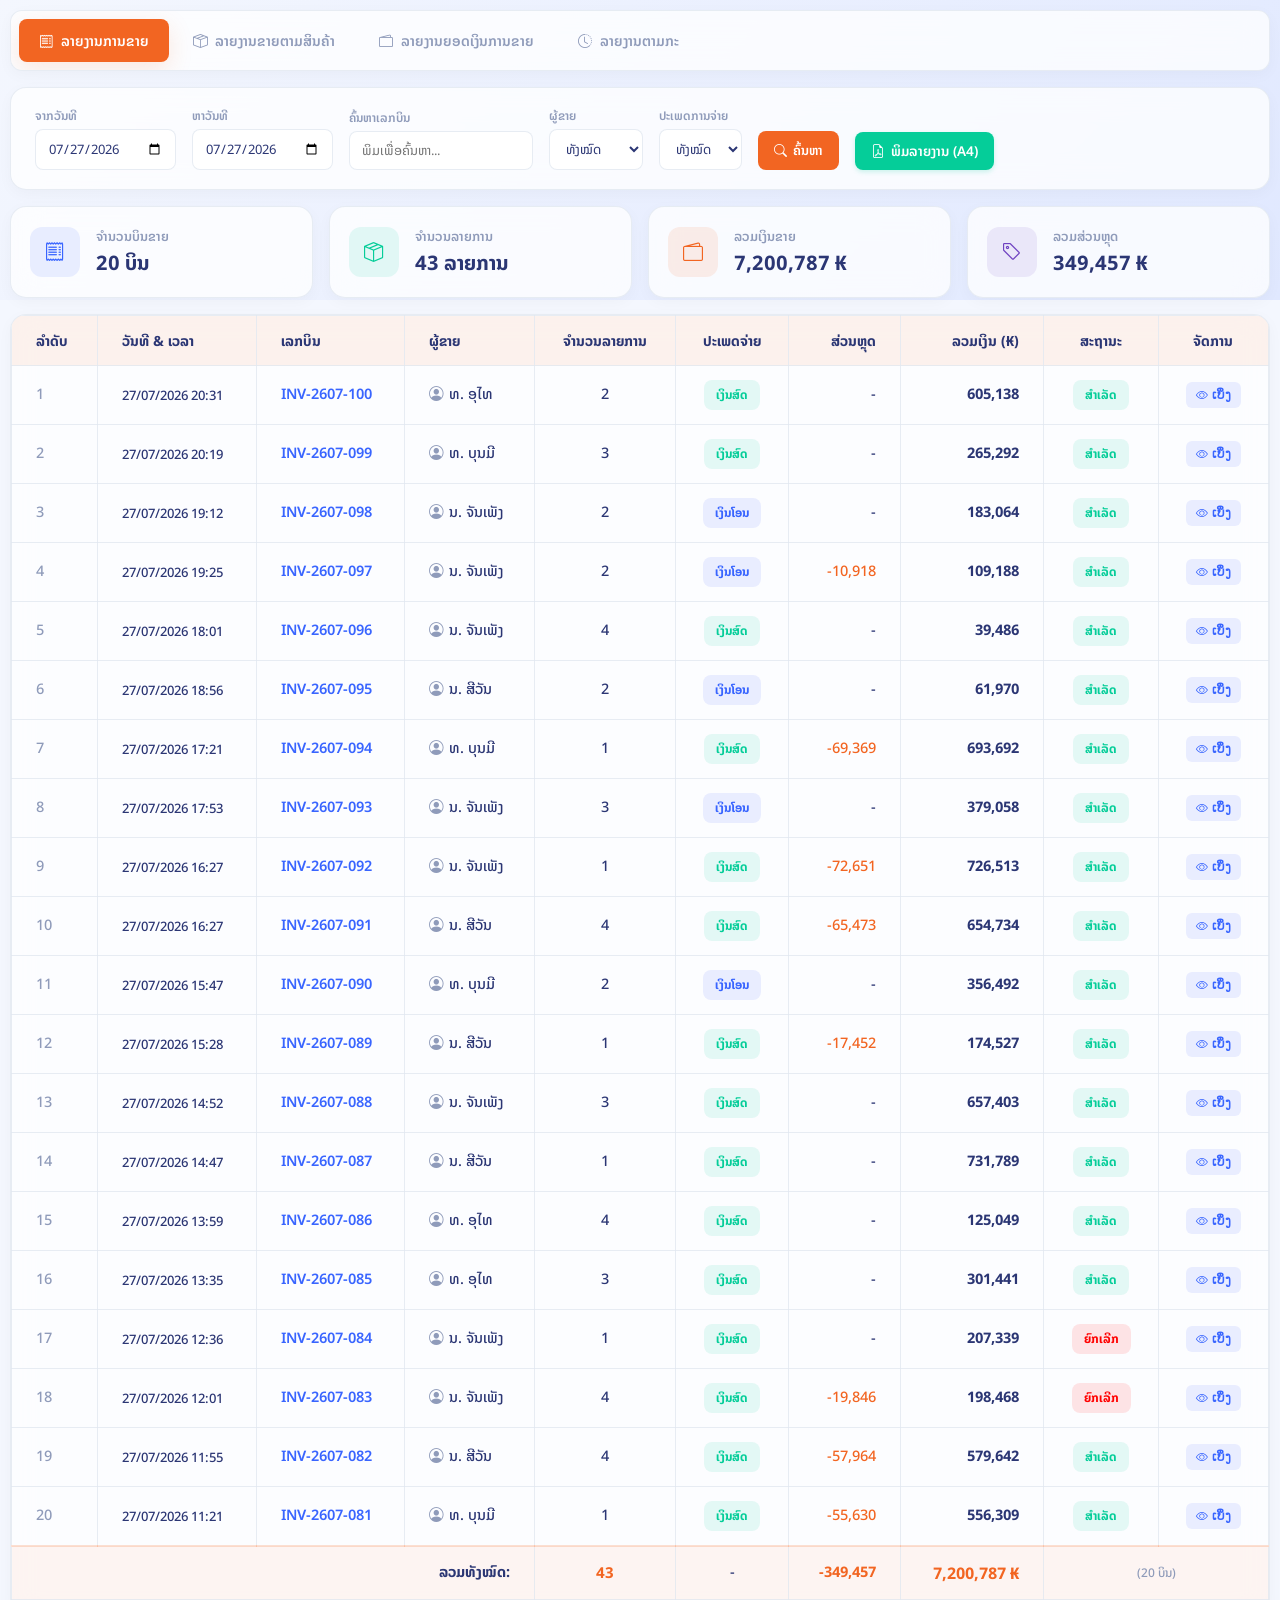
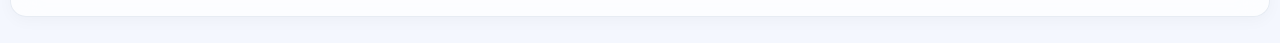
<file: index.html>
<!DOCTYPE html>
<html lang="lo">
<head>
    <meta charset="UTF-8">
    <meta name="viewport" content="width=device-width, initial-scale=1.0">
    <title>ລາຍງານ - ZapVer Style</title>
    <link href="https://fonts.googleapis.com/css2?family=Noto+Sans+Lao:wght@400;500;600;700&family=Inter:wght@400;500;600;700&display=swap" rel="stylesheet">
    <link href="https://cdn.jsdelivr.net/npm/bootstrap-icons@1.11.1/font/bootstrap-icons.css" rel="stylesheet">
    <link rel="stylesheet" href="style.css">
    <script src="https://code.jquery.com/jquery-3.7.1.min.js"></script>
</head>
<body>
    <div class="container">
        <!-- Scrollable Tabs moved to the TOP -->
        <div class="tabs-wrapper">
            <div class="tabs-scrollable">
                <button class="tab-btn active" data-page="report_sales.html">
                    <i class="bi bi-receipt"></i> ລາຍງານການຂາຍ
                </button>
                <button class="tab-btn" data-page="report_products.html">
                    <i class="bi bi-box-seam"></i> ລາຍງານຂາຍຕາມສິນຄ້າ
                </button>
                <button class="tab-btn" data-page="report_revenue.html">
                    <i class="bi bi-wallet2"></i> ລາຍງານຍອດເງິນການຂາຍ
                </button>
                <button class="tab-btn" data-page="report_shift.html">
                    <i class="bi bi-clock-history"></i> ລາຍງານຕາມກະ
                </button>
            </div>
        </div>

        <!-- Content Area loaded via jQuery -->
        <div id="content-area">
            <div style="text-align:center; padding:50px; color:#888;">ກຳລັງໂຫຼດຂໍ້ມູນ...</div>
        </div>
    </div>
    
    <script>
        // Force reload of script.js by appending a timestamp
        var script = document.createElement('script');
        script.src = 'script.js?v=' + new Date().getTime();
        document.body.appendChild(script);
    </script>
</body>
</html>
</file>
<file: style.css>
:root {
    --primary: #f26522; /* Zapver Orange */
    --primary-light: #ff8c54;
    --bg-main: #f4f7fe;
    --bg-card: rgba(255, 255, 255, 0.75);
    --text-main: #2b3674;
    --text-muted: #8f9bba;
    --border-color: rgba(226, 232, 240, 0.8);
    --success: #05cd99;
    --info: #3965ff;
    
    --glass-blur: blur(15px);
    --shadow-sm: 0 4px 15px rgba(0, 0, 0, 0.03);
    --shadow-hover: 0 8px 25px rgba(242, 101, 34, 0.15);
    
    --font-family: 'Noto Sans Lao', 'Inter', sans-serif;
}

* { margin: 0; padding: 0; box-sizing: border-box; }

body {
    font-family: var(--font-family);
    background: #f4f7fe;
    color: var(--text-main);
    line-height: 1.5;
    margin: 0;
    padding: 0;
}

/* Background Decoration */
body::before {
    content: '';
    position: fixed;
    top: 0; left: 0; width: 100%; height: 300px;
    z-index: -1;
    background: linear-gradient(135deg, #f4f7fe 0%, #e0e8ff 100%);
}

.container { max-width: 100%; margin: 0 auto; padding: 10px; }

/* Header */
.header { margin-bottom: 1rem; }
.title { font-size: 24px; font-weight: 700; display: flex; align-items: center; gap: 10px; }
.title i { color: var(--primary); background: rgba(242, 101, 34, 0.1); padding: 10px; border-radius: 12px; }

/* Scrollable Tabs */
.tabs-wrapper {
    width: 100%;
    margin-bottom: 1rem;
}

.tabs-scrollable {
    display: flex;
    width: 100%;
    overflow-x: auto;
    gap: 0.25rem;
    background: var(--bg-card);
    backdrop-filter: var(--glass-blur);
    padding: 8px;
    border-radius: 12px;
    border: 1px solid var(--border-color);
    box-shadow: var(--shadow-sm);
}
.tabs-scrollable::-webkit-scrollbar { height: 6px; }
.tabs-scrollable::-webkit-scrollbar-thumb { background: #cbd5e1; border-radius: 10px; }

.tab-btn {
    padding: 10px 20px;
    border: none;
    background: transparent;
    color: var(--text-muted);
    font-weight: 600;
    font-size: 14px;
    font-family: var(--font-family);
    border-radius: 8px;
    cursor: pointer;
    transition: all 0.3s ease;
    display: flex;
    align-items: center;
    gap: 8px;
    white-space: nowrap;
}

.tab-btn:hover { color: var(--text-main); background: rgba(0,0,0,0.02); }
.tab-btn.active { background: var(--primary); color: white; box-shadow: var(--shadow-hover); }

/* Filters */
.filters-bar {
    background: var(--bg-card);
    backdrop-filter: var(--glass-blur);
    padding: 1.2rem 1.5rem;
    border-radius: 16px;
    border: 1px solid var(--border-color);
    box-shadow: var(--shadow-sm);
    margin-bottom: 1rem;
    display: flex;
    align-items: flex-end;
    gap: 1rem;
    flex-wrap: wrap;
}

.filter-group { display: flex; flex-direction: column; gap: 4px; }
.filter-group label { font-size: 12px; font-weight: 600; color: var(--text-muted); }
.filter-group input, .filter-group select {
    padding: 8px 12px;
    border: 1px solid var(--border-color);
    border-radius: 8px;
    background: white;
    color: var(--text-main);
    font-family: var(--font-family);
    font-size: 13px;
    outline: none;
    transition: all 0.2s;
}
.filter-group input:focus, .filter-group select:focus { border-color: var(--primary); box-shadow: 0 0 0 3px rgba(242, 101, 34, 0.1); }

.btn {
    padding: 9px 16px; border: none; border-radius: 8px;
    font-family: var(--font-family); font-weight: 600; font-size: 13px;
    cursor: pointer; display: flex; align-items: center; gap: 6px; transition: all 0.2s;
}
.btn-search { background: var(--primary); color: white; }
.btn-search:hover { background: var(--primary-light); transform: translateY(-2px); box-shadow: var(--shadow-hover); }
.btn-print { background: var(--info); color: white; margin-left: auto; }
.btn-print:hover { filter: brightness(1.1); transform: translateY(-2px); box-shadow: 0 8px 20px rgba(57, 101, 255, 0.2); }

/* Summary Cards */
.summary-cards {
    display: grid; grid-template-columns: repeat(auto-fit, minmax(220px, 1fr)); gap: 1rem; margin-bottom: 1rem;
}
.card {
    background: var(--bg-card); backdrop-filter: var(--glass-blur);
    padding: 1.2rem; border-radius: 16px; border: 1px solid var(--border-color);
    box-shadow: var(--shadow-sm); display: flex; align-items: center; gap: 1rem;
    transition: transform 0.3s ease, box-shadow 0.3s ease;
}
.card:hover { transform: translateY(-3px); box-shadow: 0 10px 25px rgba(0, 0, 0, 0.05); }
.card-icon { width: 50px; height: 50px; border-radius: 12px; display: flex; align-items: center; justify-content: center; font-size: 20px; }
.card-icon.orange { background: rgba(242, 101, 34, 0.1); color: var(--primary); }
.card-icon.green { background: rgba(5, 205, 153, 0.1); color: var(--success); }
.card-icon.blue { background: rgba(57, 101, 255, 0.1); color: var(--info); }
.card-icon.purple { background: rgba(111, 66, 193, 0.1); color: #6f42c1; }

.card-info { display: flex; flex-direction: column; }
.card-label { font-size: 13px; color: var(--text-muted); font-weight: 600; }
.card-value { font-size: 20px; font-weight: 700; color: var(--text-main); margin-top: 2px; }

/* Table Area */
.table-container {
    background: var(--bg-card); backdrop-filter: var(--glass-blur);
    border-radius: 16px; border: 1px solid var(--border-color); box-shadow: var(--shadow-sm);
    overflow-x: auto; padding-bottom: 1rem; margin-bottom: 1rem;
}

table { width: 100%; border-collapse: collapse; }
th, td { padding: 14px 1.5rem; text-align: left; border: 1px solid rgba(226, 232, 240, 0.8); white-space: nowrap; }
@media screen {
    .table-container th, .table-container td { border: 1px solid rgba(226, 232, 240, 0.8); }
}

/* Make thead stand out */
thead th { 
    background: rgba(242, 101, 34, 0.08); /* Zapver Orange tinted background */
    font-size: 14px; 
    font-weight: 700; 
    color: var(--text-main); 
    text-transform: uppercase; 
    border-bottom: 2px solid rgba(242, 101, 34, 0.2);
}

td { font-size: 14.5px; font-weight: 500; }
tbody tr:hover { background: rgba(255, 255, 255, 0.8); }

/* Modal Styles */
.modal-overlay {
    position: fixed; top: 0; left: 0; right: 0; bottom: 0;
    background: rgba(15, 23, 42, 0.6); backdrop-filter: blur(4px);
    display: none; align-items: center; justify-content: center; z-index: 1000;
}
.modal-overlay.active { display: flex; animation: fadeIn 0.2s ease-out; }
.modal-content {
    background: #fff; border-radius: 16px; width: 780px; max-width: 95%;
    box-shadow: 0 20px 40px rgba(0,0,0,0.2); overflow: hidden;
    transform: translateY(20px); opacity: 0; animation: slideUp 0.3s forwards ease-out;
}
@keyframes slideUp { to { transform: translateY(0); opacity: 1; } }
@keyframes fadeIn { from { opacity: 0; } to { opacity: 1; } }
.modal-header {
    padding: 1.2rem 1.5rem; border-bottom: 1px solid var(--border-color);
    display: flex; justify-content: space-between; align-items: center;
    background: rgba(242, 101, 34, 0.05);
}
.modal-header h3 { font-size: 18px; margin: 0; color: var(--primary); font-weight: 700; }
.btn-close {
    background: transparent; border: none; font-size: 24px; cursor: pointer; color: var(--text-muted);
    transition: color 0.2s;
}
.btn-close:hover { color: red; }
.modal-body { padding: 1.5rem; max-height: 70vh; overflow-y: auto; }
.bill-info {
    display: grid; grid-template-columns: 1fr 1fr; gap: 12px; margin-bottom: 20px;
    background: #f8fafc; padding: 15px; border-radius: 12px; border: 1px solid var(--border-color);
}
.bill-info p { margin: 0; font-size: 13.5px; color: var(--text-muted); }
.bill-info p strong { color: var(--text-main); font-weight: 600; display: inline-block; width: 90px; }

/* Action Buttons */
.btn-action {
    padding: 6px 10px; border-radius: 6px; font-size: 12px; font-weight: 600;
    border: none; cursor: pointer; display: inline-flex; align-items: center; gap: 4px;
    background: rgba(57, 101, 255, 0.1); color: var(--info); transition: all 0.2s;
}
.btn-action:hover { background: var(--info); color: white; }

.text-right { text-align: right; }
.text-center { text-align: center; }

.badge { padding: 6px 12px; border-radius: 8px; font-size: 12px; font-weight: 700; display: inline-block; }
.badge.cash { background: rgba(5, 205, 153, 0.1); color: var(--success); }
.badge.transfer { background: rgba(57, 101, 255, 0.1); color: var(--info); }

.spinner {
    display: inline-block; width: 20px; height: 20px;
    border: 3px solid rgba(0,0,0,0.1); border-radius: 50%; border-top-color: var(--primary);
    animation: spin 1s ease-in-out infinite; vertical-align: middle; margin-right: 5px;
}
@keyframes spin { to { transform: rotate(360deg); } }

/* ========================================================
   Print Styles for 80mm & A4 Paper
   ======================================================== */
.btn-print-a4 {
    background: var(--success);
    color: white;
    padding: 8px 16px;
    border-radius: 8px;
    border: none;
    font-weight: 600;
    font-size: 13.5px;
    cursor: pointer;
    display: inline-flex;
    align-items: center;
    gap: 6px;
    transition: all 0.2s;
    box-shadow: 0 2px 5px rgba(5, 205, 153, 0.2);
}
.btn-print-a4:hover {
    background: #04b083;
    transform: translateY(-1px);
    box-shadow: 0 4px 12px rgba(5, 205, 153, 0.3);
}

.print-area, .print-area-a4 { display: none; }

@media print {
    /* Completely disable body background decoration & pseudo-elements during print */
    body::before, body::after, .container::before, .container::after {
        display: none !important;
        content: none !important;
        background: none !important;
    }

    /* Completely collapse screen-only elements so they occupy 0 height and prevent blank pages */
    .tabs-wrapper,
    .filters-bar,
    .summary-cards,
    .table-container,
    .modal-overlay,
    .rev-summary-row {
        display: none !important;
    }

    body * { visibility: hidden; }
    .active-print, .active-print *, .active-print-a4, .active-print-a4 * { visibility: visible; }
    
    html, body, .container, #content-area {
        background: #ffffff !important;
        background-color: #ffffff !important;
        margin: 0 !important;
        padding: 0 !important;
        height: auto !important;
        min-height: 0 !important;
        overflow: visible !important;
        box-shadow: none !important;
        -webkit-print-color-adjust: exact;
        print-color-adjust: exact;
    }
    
    /* Remove all screen table borders during print */
    th, td {
        border: none !important;
    }

    /* 80mm Thermal Receipt Print */
    .active-print {
        display: block !important;
        position: absolute !important;
        top: 0 !important;
        left: 50% !important;
        transform: translateX(-50%) !important;
        width: 80mm !important;
        margin: 0 !important;
        padding: 5mm;
        font-family: 'Noto Sans Lao', 'Helvetica Neue', Helvetica, Arial, sans-serif;
        color: #000;
        background: #fff;
        line-height: 1.4;
    }

    /* Logo & Header for 80mm */
    .r-logo {
        width: 70px;
        height: 70px;
        margin: 0 auto 10px auto;
        display: block;
    }
    
    .r-header {
        text-align: center;
        margin-bottom: 5px;
    }
    .r-header h2 {
        font-size: 16px;
        font-weight: 700;
        margin: 0 0 5px 0;
        color: #000;
    }
    .r-header p {
        font-size: 13px;
        margin: 0 0 2px 0;
        color: #000;
        font-weight: 600;
    }

    .r-info {
        display: flex;
        flex-direction: column;
        gap: 3px;
        margin-bottom: 10px;
    }
    .r-info-row {
        display: flex;
        justify-content: space-between;
        font-size: 12px;
        font-weight: 600;
        color: #000;
    }

    .r-divider {
        border-bottom: 1px solid #000;
        margin: 10px 0;
        width: 100%;
    }
    .r-divider-bold {
        border-bottom: 1.5px solid #000;
        margin: 10px 0;
        width: 100%;
    }

    .r-table {
        width: 100%;
        border-collapse: collapse;
        font-size: 13px;
    }
    .r-table th {
        text-align: left;
        font-weight: 600;
        padding: 5px 0;
        border-bottom: 1px solid #000;
        border-top: 1px solid #000;
    }
    .r-table th.right { text-align: right; }
    
    .r-table td {
        padding: 6px 0;
        vertical-align: top;
        font-weight: 600;
    }
    .r-table td.right { text-align: right; }
    .r-table td.center { text-align: center; }
    
    .r-item-sub {
        font-size: 11px;
        font-weight: 500;
        color: #444;
        display: block;
        margin-top: 2px;
    }

    .r-totals {
        display: flex;
        flex-direction: column;
        gap: 4px;
        margin: 5px 0;
    }
    .r-total-row {
        display: flex;
        justify-content: space-between;
        font-size: 13px;
        font-weight: 600;
    }
    .r-total-row.grand-total {
        font-size: 18px;
        font-weight: 700;
        margin: 8px 0;
    }

    .r-footer {
        text-align: center;
        margin-top: 15px;
        font-size: 12px;
        font-weight: 600;
    }
    .r-footer p { margin: 2px 0; }

    /* ========================================================
       A4 Document Layout Styles - Centered & Perfectly Aligned
       ======================================================== */
    .active-print-a4 {
        display: block !important;
        position: relative !important;
        left: auto !important;
        right: auto !important;
        top: auto !important;
        width: 100% !important;
        max-width: 100% !important;
        margin: 0 auto !important;
        padding: 0 !important;
        font-family: 'Noto Sans Lao', 'Phetsarath OT', 'Helvetica Neue', Helvetica, Arial, sans-serif;
        color: #1e293b;
        background: #fff;
        box-sizing: border-box;
    }

    .a4-header {
        display: flex;
        justify-content: space-between;
        align-items: center;
        border-bottom: 2px solid #e2e8f0;
        padding-bottom: 14px;
        margin-bottom: 18px;
    }
    .a4-brand {
        display: flex;
        align-items: center;
        gap: 12px;
    }
    .a4-logo {
        width: 48px;
        height: 48px;
    }
    .a4-brand h2 {
        margin: 0;
        font-size: 20px;
        color: #0f172a;
        font-weight: 700;
    }
    .a4-brand p {
        margin: 2px 0 0 0;
        font-size: 13px;
        color: #64748b;
    }
    .a4-meta {
        text-align: right;
        font-size: 12px;
        color: #475569;
        line-height: 1.6;
    }
    .a4-meta p {
        margin: 0;
    }

    .a4-summary-grid {
        display: grid;
        grid-template-columns: repeat(4, 1fr);
        gap: 12px;
        margin-bottom: 20px;
        width: 100%;
        box-sizing: border-box;
    }
    .a4-summary-box {
        background: #f8fafc;
        border: 1px solid #e2e8f0;
        border-radius: 8px;
        padding: 10px 14px;
        text-align: left;
        box-sizing: border-box;
    }
    .a4-summary-box span {
        display: block;
        font-size: 11px;
        color: #64748b;
        margin-bottom: 4px;
        font-weight: 500;
    }
    .a4-summary-box strong {
        display: block;
        font-size: 15px;
        color: #0f172a;
        font-weight: 700;
    }
    .a4-summary-box.primary {
        background: #fff7ed;
        border-color: #ffedd5;
    }
    .a4-summary-box.primary strong {
        color: #ea580c;
    }

    .a4-table {
        width: 100%;
        border-collapse: collapse;
        font-size: 12px;
        margin-bottom: 20px;
        box-sizing: border-box;
    }
    .a4-table th {
        background: #f1f5f9;
        color: #334155;
        font-weight: 700;
        padding: 9px 8px;
        border: 1px solid #cbd5e1;
        text-align: left;
    }
    .a4-table td {
        padding: 8px;
        border: 1px solid #e2e8f0;
        color: #1e293b;
        vertical-align: middle;
    }
    .a4-table tr:nth-child(even) td {
        background: #fafafa;
    }
    .a4-table .total-row td {
        background: #fff7ed;
        font-weight: bold;
        border-top: 2px solid #fdba74;
    }

    .a4-totals-wrapper {
        display: flex;
        justify-content: flex-end;
        margin-top: 15px;
    }
    .a4-totals-table {
        width: 300px;
        font-size: 13px;
    }
    .a4-totals-table .row {
        display: flex;
        justify-content: space-between;
        padding: 6px 0;
        border-bottom: 1px solid #e2e8f0;
    }
    .a4-totals-table .row.grand {
        font-size: 16px;
        font-weight: bold;
        color: #ea580c;
        border-bottom: 2px solid #ea580c;
        padding-top: 8px;
    }

    .a4-signatures {
        display: flex;
        justify-content: space-between;
        align-items: flex-end;
        margin-top: 45px;
        padding: 0 30px;
    }
    .sig-box {
        text-align: center;
        width: 220px;
        font-size: 12px;
        color: #475569;
    }
    .sig-box p {
        font-weight: 600;
        margin-bottom: 50px;
        color: #1e293b;
    }
    .sig-line {
        border-bottom: 1px dashed #94a3b8;
        margin-bottom: 8px;
        width: 100%;
    }

    .a4-footer {
        margin-top: 30px;
        border-top: 1px solid #e2e8f0;
        padding-top: 10px;
        text-align: center;
        font-size: 11px;
        color: #94a3b8;
    }
}
</file>
